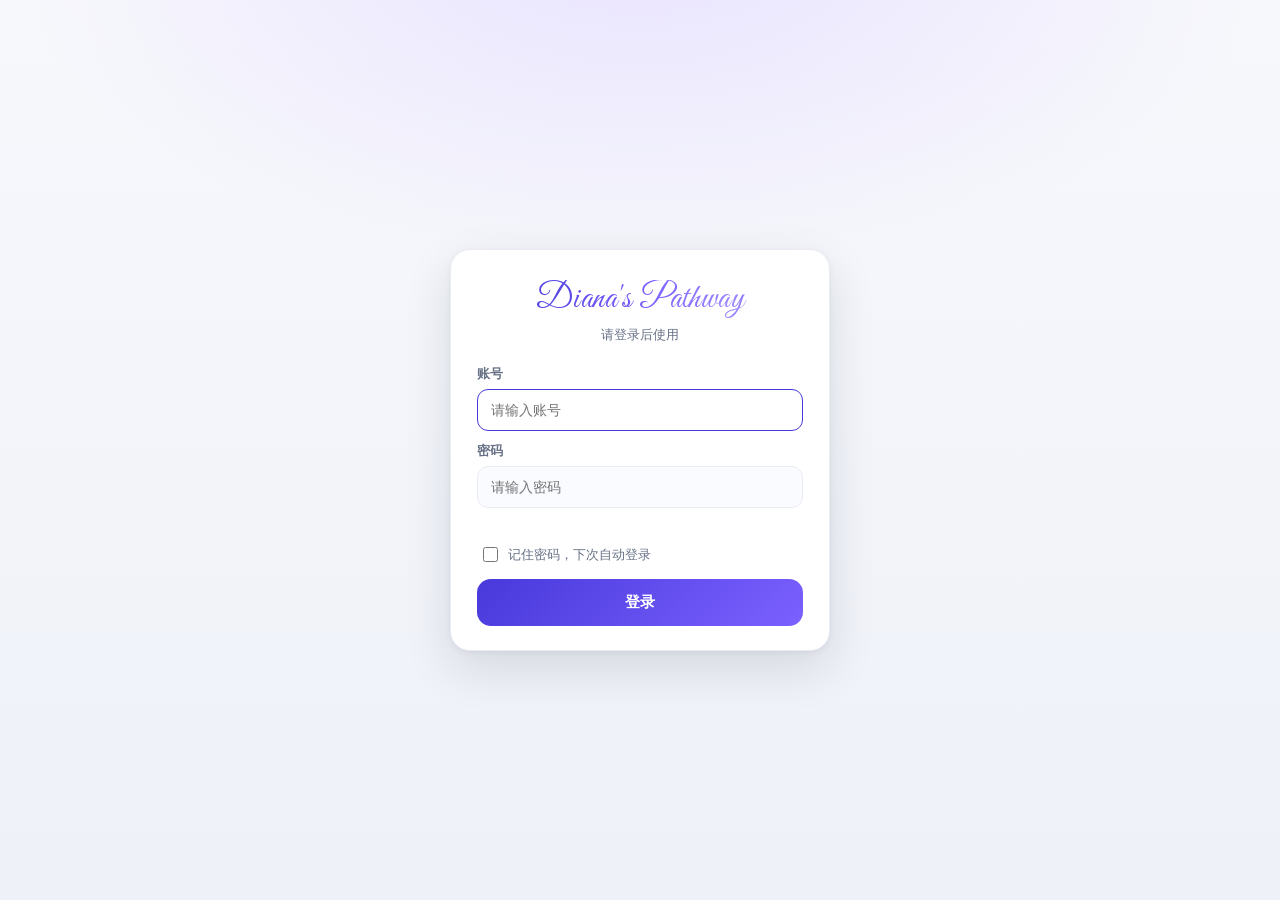
<file: index.html>
<!DOCTYPE html>
<html lang="zh-CN">
<head>
<meta charset="UTF-8" />
<meta name="viewport" content="width=device-width, initial-scale=1, viewport-fit=cover" />
<title>Diana's Pathway</title>
<link rel="stylesheet" href="styles.css" />
</head>
<body>
  <div class="app-shell">
    <header class="app-header">
      <div class="brand">
        <button class="header-icon-btn" data-action="toggle-sidebar" title="收起 / 展开导航">☰</button>
        <div class="brand-text">
          <strong>Diana's Pathway</strong>
        </div>
      </div>
      <div class="header-right" id="headerRight"></div>
    </header>

    <div class="app-body">
      <nav class="sidebar" id="tabbar">
        <button class="tab is-active" data-nav="dashboard">
          <svg viewBox="0 0 24 24" fill="none" stroke="currentColor" stroke-width="1.8" stroke-linecap="round" stroke-linejoin="round"><rect x="3" y="3" width="7.5" height="7.5" rx="2"/><rect x="13.5" y="3" width="7.5" height="7.5" rx="2"/><rect x="3" y="13.5" width="7.5" height="7.5" rx="2"/><rect x="13.5" y="13.5" width="7.5" height="7.5" rx="2"/></svg>
          <span>控制台</span>
        </button>
        <button class="tab" data-nav="schedule">
          <svg viewBox="0 0 24 24" fill="none" stroke="currentColor" stroke-width="1.8" stroke-linecap="round" stroke-linejoin="round"><rect x="3" y="4.5" width="18" height="16" rx="3"/><path d="M8 3v4M16 3v4M3 10h18"/></svg>
          <span>课表信息</span>
        </button>
        <button class="tab" data-nav="record">
          <svg viewBox="0 0 24 24" fill="none" stroke="currentColor" stroke-width="1.8" stroke-linecap="round" stroke-linejoin="round"><path d="M6 3h8l4.5 4.5V20a1 1 0 0 1-1 1H6a1 1 0 0 1-1-1V4a1 1 0 0 1 1-1Z"/><path d="M14 3v4.5h4.5M8.5 12.5h7M8.5 16.5h4.5"/></svg>
          <span>销课记录</span>
        </button>
        <button class="tab" data-nav="library">
          <svg viewBox="0 0 24 24" fill="none" stroke="currentColor" stroke-width="1.8" stroke-linecap="round" stroke-linejoin="round"><path d="M4 5.5A1.5 1.5 0 0 1 5.5 4H8a2 2 0 0 1 2 2v13a1.6 1.6 0 0 0-1.6-1.4H4V5.5Z"/><path d="M20 5.5A1.5 1.5 0 0 0 18.5 4H16a2 2 0 0 0-2 2v13a1.6 1.6 0 0 1 1.6-1.4H20V5.5Z"/></svg>
          <span>词库信息</span>
        </button>
        <button class="tab" data-action="toggle-supervise" data-nav-parent="supervise">
          <svg viewBox="0 0 24 24" fill="none" stroke="currentColor" stroke-width="1.8" stroke-linecap="round" stroke-linejoin="round"><path d="M12 3 3 7.5l9 4.5 9-4.5L12 3Z"/><path d="M6 10.2V15c0 1.7 2.7 3 6 3s6-1.3 6-3v-4.8"/></svg>
          <span>督学管理</span>
        </button>
        <div class="nav-sub" id="navSubSupervise">
          <button class="tab is-sub" data-nav="review">
            <svg viewBox="0 0 24 24" fill="none" stroke="currentColor" stroke-width="1.8" stroke-linecap="round" stroke-linejoin="round"><path d="M4 12a8 8 0 0 1 13.7-5.6L20 8.5"/><path d="M20 4.5v4h-4"/><path d="M20 12a8 8 0 0 1-13.7 5.6L4 15.5"/><path d="M4 19.5v-4h4"/></svg>
            <span>抗遗忘</span>
          </button>
        </div>
        <button class="tab" data-nav="students">
          <svg viewBox="0 0 24 24" fill="none" stroke="currentColor" stroke-width="1.8" stroke-linecap="round" stroke-linejoin="round"><circle cx="9" cy="8" r="3.4"/><path d="M2.8 20a6.2 6.2 0 0 1 12.4 0"/><path d="M16.5 5.4a3.4 3.4 0 0 1 0 6.6M17.6 20a6.3 6.3 0 0 0-1.6-4.2"/></svg>
          <span>学员管理</span>
        </button>
        <button class="tab" data-nav="coaches">
          <svg viewBox="0 0 24 24" fill="none" stroke="currentColor" stroke-width="1.8" stroke-linecap="round" stroke-linejoin="round"><circle cx="10" cy="8" r="3.4"/><path d="M3.5 20a6.5 6.5 0 0 1 13 0"/><path d="M16.6 11.4l1.9 1.9 3.4-3.4"/></svg>
          <span>教练管理</span>
        </button>
        <button class="tab" data-nav="me">
          <svg viewBox="0 0 24 24" fill="none" stroke="currentColor" stroke-width="1.8" stroke-linecap="round" stroke-linejoin="round"><circle cx="12" cy="8.5" r="3.6"/><path d="M4.8 20a7.2 7.2 0 0 1 14.4 0"/></svg>
          <span>用户信息</span>
        </button>
      </nav>
      <main class="view" id="view"></main>
    </div>
  </div>

  <div id="modalRoot"></div>
  <div id="toastRoot" class="toast-root"></div>
  <div id="printArea"></div>

  <script src="data-seed.js"></script>
  <script src="app.js"></script>
</body>
</html>
</file>
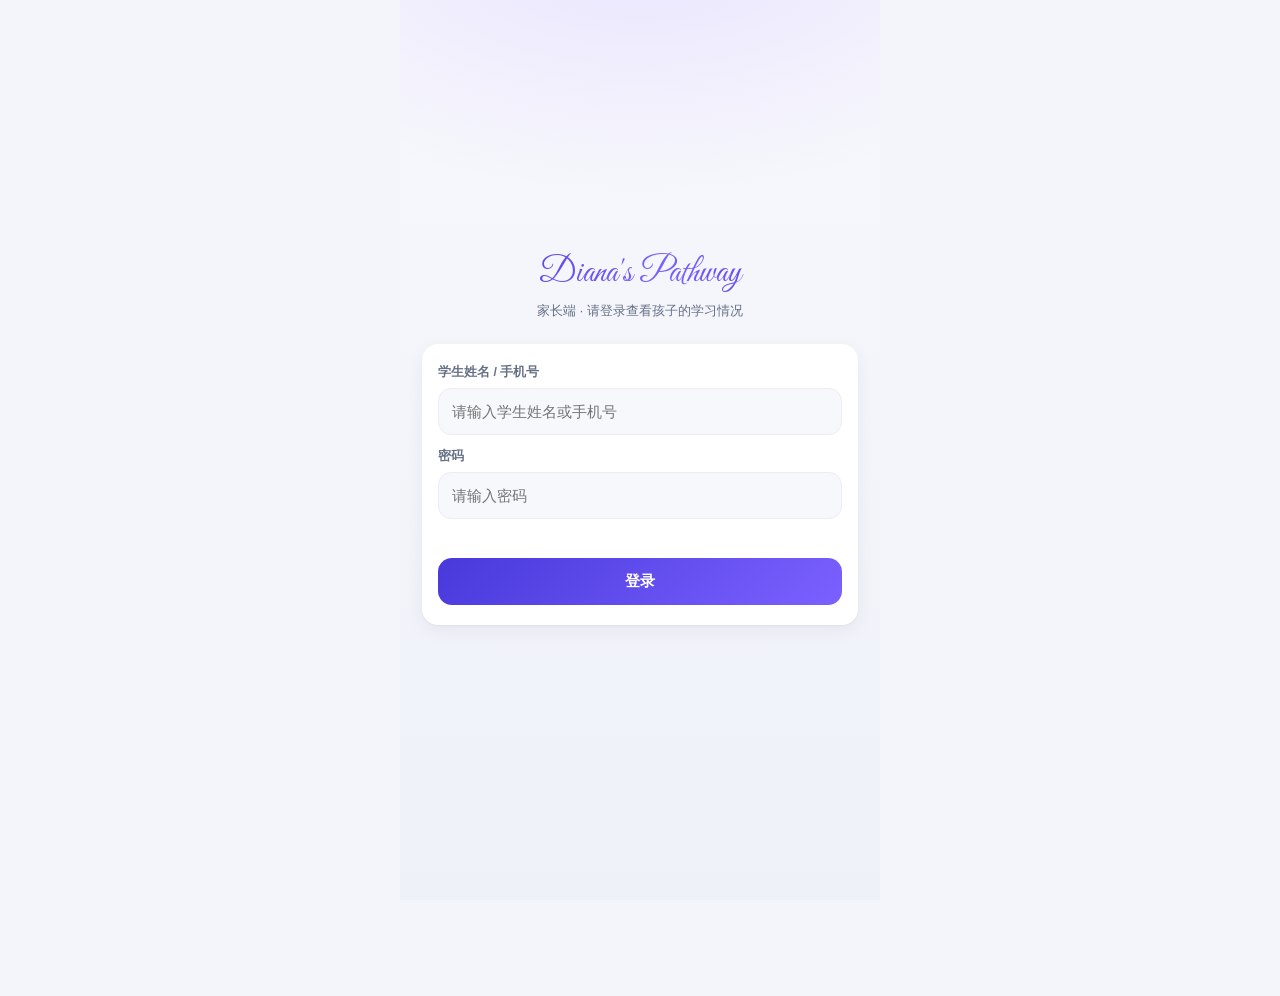
<file: parent.html>
<!DOCTYPE html>
<html lang="zh-CN">
<head>
<meta charset="UTF-8" />
<meta name="viewport" content="width=device-width, initial-scale=1, viewport-fit=cover, maximum-scale=1" />
<meta name="theme-color" content="#4839db" />
<title>家长端 · Diana's Pathway</title>
<link rel="stylesheet" href="parent.css" />
</head>
<body>
  <div class="app" id="app"></div>

  <nav class="tabbar" id="tabbar">
    <button data-tab="home">
      <svg viewBox="0 0 24 24" fill="none" stroke="currentColor" stroke-width="1.9" stroke-linecap="round" stroke-linejoin="round"><path d="M4 10.5 12 4l8 6.5V20a1 1 0 0 1-1 1h-4v-6H9v6H5a1 1 0 0 1-1-1v-9.5Z"/></svg>
      <span>首页</span>
    </button>
    <button data-tab="record">
      <svg viewBox="0 0 24 24" fill="none" stroke="currentColor" stroke-width="1.9" stroke-linecap="round" stroke-linejoin="round"><path d="M6 3h8l4.5 4.5V20a1 1 0 0 1-1 1H6a1 1 0 0 1-1-1V4a1 1 0 0 1 1-1Z"/><path d="M14 3v4.5h4.5M8.5 12.5h7M8.5 16.5h4.5"/></svg>
      <span>销课记录</span>
    </button>
    <button data-tab="me">
      <svg viewBox="0 0 24 24" fill="none" stroke="currentColor" stroke-width="1.9" stroke-linecap="round" stroke-linejoin="round"><circle cx="12" cy="8.5" r="3.6"/><path d="M4.8 20a7.2 7.2 0 0 1 14.4 0"/></svg>
      <span>个人中心</span>
    </button>
  </nav>

  <div id="toastRoot" class="toast-root"></div>
  <script src="parent.js"></script>
</body>
</html>
</file>
<file: styles.css>
/* ============ 基础 ============ */
/* 品牌手写体：随网页一起加载，避免有的电脑/平板没有同款字体 */
@font-face {
  font-family: "DP Brand";
  src: url("assets/great-vibes.woff2") format("woff2");
  font-style: normal;
  font-weight: 400;
  font-display: swap;
}
* { box-sizing: border-box; -webkit-tap-highlight-color: transparent; }
:root {
  --brand: #4839db;
  --brand-2: #7b61ff;
  --brand-soft: #ece9ff;
  --bg: #f6f7fb;
  --card: #ffffff;
  --text: #101828;
  --muted: #667085;
  --line: #e9ecf3;
  --line-soft: #f1f3f8;
  --ok: #12b76a;
  --ok-soft: #e6f8ef;
  --bad: #f04438;
  --bad-soft: #fdecea;
  --warn: #f79009;
  --shadow: 0 1px 2px rgba(16, 24, 40, .04), 0 4px 14px rgba(16, 24, 40, .04);
  --radius: 12px;
  --font-cn-serif: "Songti SC", "STSong", "SimSun", "Noto Serif SC", serif;
  --font-phonetic: "Times New Roman", "Liberation Serif", "Noto Serif", Times, serif;
}
html, body { margin: 0; padding: 0; height: 100%; }
body {
  font-family: -apple-system, BlinkMacSystemFont, "PingFang SC", "Microsoft YaHei", "Segoe UI", Roboto, sans-serif;
  color: var(--text);
  background: var(--bg);
}

/* ============ 页面外壳（网页端） ============ */
.app-shell { height: 100vh; display: flex; flex-direction: column; background: var(--bg); }
.app-body { flex: 1; min-height: 0; display: flex; }

/* ============ 顶栏 ============ */
.app-header {
  flex: none;
  height: 64px;
  display: flex;
  align-items: center;
  justify-content: space-between;
  gap: 14px;
  padding: 0 clamp(16px, 3vw, 32px);
  color: #fff;
  background: linear-gradient(110deg, #3b2ec0 0%, var(--brand) 42%, var(--brand-2) 100%);
  box-shadow: 0 1px 0 rgba(255, 255, 255, .08) inset, 0 6px 20px rgba(72, 57, 219, .22);
  z-index: 20;
}
.header-right { display: flex; align-items: center; gap: 14px; }
.header-user { font-size: 13px; opacity: .92; }
.header-icon-btn {
  flex: none; width: 34px; height: 34px; border-radius: 10px; cursor: pointer;
  border: 1px solid rgba(255, 255, 255, .32);
  background: rgba(255, 255, 255, .16);
  color: #fff; font-size: 15px; line-height: 1; display: grid; place-items: center;
}
.header-icon-btn:hover { background: rgba(255, 255, 255, .26); }
.brand { display: flex; align-items: center; gap: 10px; min-width: 0; }
.brand-logo {
  width: 36px; height: 36px; border-radius: 11px;
  display: grid; place-items: center;
  background: rgba(255, 255, 255, .18);
  border: 1px solid rgba(255, 255, 255, .28);
  font-weight: 700; font-size: 18px;
}
.brand-text { display: flex; align-items: baseline; gap: 10px; min-width: 0; }
.brand-text strong {
  font-family: "DP Brand", "Snell Roundhand", "Apple Chancery", "Segoe Script", "Brush Script MT", Georgia, "Songti SC", serif;
  font-size: 27px; font-weight: 400; letter-spacing: .3px; line-height: 1.1;
  background: linear-gradient(94deg, #ffffff 6%, #ffe6ae 48%, #fff7e3 70%, #ffffff 96%);
  -webkit-background-clip: text; background-clip: text;
  -webkit-text-fill-color: transparent; color: transparent;
  filter: drop-shadow(0 1px 2px rgba(28, 16, 92, .32));
  white-space: nowrap;
}
.brand-text small { font-size: 11.5px; opacity: .82; white-space: nowrap; }
.header-btn {
  flex: none;
  border: 1px solid rgba(255, 255, 255, .35);
  background: rgba(255, 255, 255, .16);
  color: #fff;
  font-size: 13px;
  padding: 8px 13px;
  border-radius: 999px;
  cursor: pointer;
}
.header-btn:active { transform: scale(.96); }

/* ============ 内容区 ============ */
.view { flex: 1; min-width: 0; overflow-y: auto; padding: 22px clamp(16px, 3vw, 36px) 48px; }
.view > * { max-width: 1180px; margin-left: auto; margin-right: auto; }
.view > .narrow { max-width: 660px; }
.view > .sched-page { max-width: 980px; }

/* ============ 页面头（标题 / 说明 / 主操作） ============ */
.page-head {
  display: flex; align-items: flex-end; justify-content: space-between; gap: 18px;
  padding-bottom: 14px; margin-bottom: 18px; border-bottom: 1px solid var(--line);
}
.page-head .ph-main { min-width: 0; }
.page-head h1 {
  margin: 0; font-size: 21px; font-weight: 700; letter-spacing: -.015em; color: var(--text);
  display: flex; align-items: center; gap: 9px;
}
.page-head h1::before {
  content: ""; width: 4px; height: 18px; border-radius: 2px;
  background: linear-gradient(180deg, var(--brand), var(--brand-2));
}
.page-head p { margin: 6px 0 0 13px; font-size: 13px; color: var(--muted); line-height: 1.6; }
.ph-actions { display: flex; gap: 8px; flex: none; }

/* 桌面端多列卡片 */
.cards { display: grid; grid-template-columns: repeat(auto-fill, minmax(330px, 1fr)); gap: 12px; align-items: start; }
.cards > .card + .card { margin-top: 0; }
.cards > .card { margin-top: 0 !important; }
.narrow { width: 100%; }

.section-title {
  display: flex; align-items: center; justify-content: space-between;
  margin: 16px 2px 9px; font-size: 13.5px; color: var(--muted); font-weight: 600;
}
.section-title:first-child { margin-top: 2px; }
.section-title .link { color: var(--brand); font-weight: 600; cursor: pointer; }

/* ============ 卡片 ============ */
/* 控制台 KPI 行 */
.kpi-row { display: grid; grid-template-columns: repeat(3, 1fr); gap: 16px; margin-bottom: 14px; }
.kpi {
  position: relative; overflow: hidden; background: #fff; cursor: default;
  border: 1px solid #eef0f6; border-radius: 16px; padding: 20px 22px;
  box-shadow: 0 1px 2px rgba(16, 24, 40, .04), 0 8px 24px rgba(16, 24, 40, .05);
  transition: .16s;
}
.kpi[data-action] { cursor: pointer; }
.kpi[data-action]:hover { border-color: #dcd8fb; box-shadow: 0 10px 30px rgba(72, 57, 219, .13); transform: translateY(-1px); }
.kpi::before {
  content: ""; position: absolute; left: 0; top: 0; bottom: 0; width: 3px;
  background: linear-gradient(180deg, var(--brand), var(--brand-2));
}
.kpi-head { display: flex; align-items: center; justify-content: space-between; gap: 10px; }
.kpi-label { font-size: 12.5px; color: #667085; font-weight: 600; letter-spacing: .02em; }
.kpi-ico {
  width: 34px; height: 34px; border-radius: 10px; flex: none;
  background: var(--brand-soft); color: var(--brand); display: grid; place-items: center;
}
.kpi-ico svg { width: 19px; height: 19px; }
.kpi-value { margin-top: 10px; font-size: 34px; font-weight: 800; letter-spacing: -.02em; color: #101828; line-height: 1.1; }
.kpi-value small { font-size: 13px; font-weight: 600; color: #98a2b3; margin-left: 4px; }
.kpi-sub { margin-top: 6px; font-size: 12px; color: #98a2b3; }

.mini-stats {
  display: flex; flex-wrap: wrap; gap: 22px;
  font-size: 12.5px; color: #667085; margin: 0 2px 18px;
}
.mini-stats b { color: #101828; font-size: 14px; }

/* 排课表格 */
.tbl {
  border: 1px solid #eef0f6; border-radius: 16px; background: #fff;
  box-shadow: 0 1px 2px rgba(16, 24, 40, .04), 0 8px 24px rgba(16, 24, 40, .05);
}
.tbl-head, .tbl-row {
  display: grid; align-items: center;
  grid-template-columns: 72px 122px minmax(120px, 1fr) 150px minmax(160px, 1.2fr) 150px;
}
.tbl-head {
  position: sticky; top: 0; z-index: 3;
  background: #fafbff; border-bottom: 1px solid #eef0f6;
  border-radius: 16px 16px 0 0;
  font-size: 12.5px; font-weight: 700; color: #667085;
}
.tbl-head > div, .tbl-row > div { padding: 12px 16px; }
.tbl-row { border-bottom: 1px solid #f2f4f7; font-size: 13.5px; color: #1e2130; }
.tbl-row:last-child { border-bottom: none; }
.tbl-row:hover { background: #fafbff; }
.tbl-row .c-idx { color: #98a2b3; font-variant-numeric: tabular-nums; }
.tbl-row .c-stu { display: flex; align-items: center; gap: 8px; font-weight: 600; }
.tbl-row .c-stu .avatar { width: 24px; height: 24px; font-size: 12px; }
.tbl-row .c-time { font-variant-numeric: tabular-nums; color: #475467; }
.tbl-row .c-time .tag { margin-left: 6px; }
.tbl-row .c-coach { display: flex; align-items: center; gap: 8px; font-weight: 600; }
.tbl-row .c-coach .avatar { width: 24px; height: 24px; font-size: 12px; }
.tbl-row .c-coach .badge { margin-left: 4px; }
.tbl-row .c-ops { display: flex; gap: 6px; }
.tbl-row .c-ops .btn { padding: 5px 11px; font-size: 12.5px; }

/* ============ 销课记录表格（真正的 table，列宽全表统一） ============ */
.lib-search { display: grid; grid-template-columns: minmax(180px, 1.5fr) repeat(3, minmax(120px, 1fr)); gap: 8px; }
.lib-search.lib-search-3 { grid-template-columns: repeat(3, minmax(100px, 1fr)); }
@media (max-width: 720px) {
  .lib-search { grid-template-columns: 1fr 1fr; }
  .lib-search.lib-search-3 { grid-template-columns: 1fr; }
}
.rec-scroll, .data-scroll { overflow-x: auto; -webkit-overflow-scrolling: touch; max-width: 100%; }
.rec-table, .data-table {
  border-collapse: separate; border-spacing: 0;
  width: max-content; min-width: 100%;
  background: #fff; border: 1px solid #eef0f6; border-radius: 16px;
  box-shadow: 0 1px 2px rgba(16, 24, 40, .04), 0 8px 24px rgba(16, 24, 40, .05);
}
.rec-table th, .rec-table td, .data-table th, .data-table td {
  padding: 12px 16px; text-align: left; white-space: nowrap; vertical-align: middle;
}
.rec-table thead th, .data-table thead th {
  position: sticky; top: 0; z-index: 3; background: #fafbff;
  font-size: 12.5px; font-weight: 700; color: #667085;
  border-bottom: 1px solid #eef0f6;
}
.rec-table tbody td, .data-table tbody td { font-size: 13.5px; color: #1e2130; border-bottom: 1px solid #f2f4f7; }
.rec-table tbody tr:last-child td, .data-table tbody tr:last-child td { border-bottom: none; }
.rec-table tbody tr:hover td, .data-table tbody tr:hover td { background: #fafbff; }
.rec-table td.c-idx, .data-table td.c-idx { color: #98a2b3; font-variant-numeric: tabular-nums; }
.rec-table td.c-ops .btn, .data-table td.c-ops .btn { padding: 5px 11px; font-size: 12.5px; }
/* 「操作」列吸在右侧 */
.rec-table th:last-child, .rec-table td:last-child, .data-table th:last-child, .data-table td:last-child {
  position: sticky; right: 0; z-index: 2; background: #fff;
  box-shadow: -8px 0 12px -8px rgba(16, 24, 40, .18);
}
.rec-table thead th:last-child, .data-table thead th:last-child { background: #fafbff; z-index: 4; }
.rec-table tbody tr:hover td:last-child, .data-table tbody tr:hover td:last-child { background: #fafbff; }
}

.card {
  background: var(--card);
  border-radius: var(--radius);
  box-shadow: var(--shadow);
  padding: 14px;
}
.card + .card { margin-top: 10px; }

/* ============ 日期条 ============ */
.weekbar {
  display: flex; align-items: center; justify-content: space-between;
  margin-bottom: 10px;
}
.weekbar .month { font-size: 15px; font-weight: 700; }
.weekbar .nav { display: flex; gap: 6px; }
.weekbar .nav button {
  width: 34px; height: 34px; border-radius: 10px; border: 1px solid var(--line);
  background: #fff; box-shadow: var(--shadow); color: var(--muted);
  font-size: 17px; cursor: pointer; transition: .16s;
}
.weekbar .nav button:hover { color: var(--brand); border-color: #dcd8fb; }
.weekbar .nav button:active { transform: scale(.94); }
.days-wrap {
  position: relative; background: #eceef6; border-radius: 20px; padding: 7px;
  box-shadow: inset 0 1px 2px rgba(16, 24, 40, .05);
}
.days { position: relative; display: grid; grid-template-columns: repeat(7, 1fr); }
.days .pill {
  position: absolute; top: 0; bottom: 0; width: calc(100% / 7);
  left: calc(var(--di, 0) * (100% / 7));
  background: linear-gradient(140deg, var(--brand), var(--brand-2));
  border-radius: 15px;
  box-shadow: 0 8px 20px rgba(72, 57, 219, .32);
  transition: left .36s cubic-bezier(.34, 1.35, .5, 1);
}
.day {
  position: relative; z-index: 1; border: none; background: transparent; cursor: pointer;
  padding: 15px 2px 14px; border-radius: 15px;
  display: flex; flex-direction: column; align-items: center; gap: 6px;
  transition: transform .16s ease;
}
.day:active { transform: scale(.94); }
.day .dw { font-size: 12.5px; font-weight: 600; color: var(--muted); transition: color .18s; }
.day .dd { font-size: 21px; font-weight: 800; color: #344054; letter-spacing: -.01em; transition: color .18s, transform .2s; }
.day:hover:not(.is-active) .dd { transform: translateY(-2px); color: var(--brand); }
.day.is-today:not(.is-active) .dd { color: var(--brand-2); }
.day.is-today:not(.is-active) { box-shadow: inset 0 0 0 1.5px rgba(123, 97, 255, .45); }
.day.is-active .dw, .day.is-active .dd { color: #fff; }
.day .dot {
  width: 5px; height: 5px; border-radius: 50%; background: var(--brand-2);
  opacity: 0; transform: scale(.4); transition: .22s;
}
.day.has-class .dot { opacity: 1; transform: scale(1); }
.day.is-active .dot { background: #fff; }

/* 课表列表：和控制台上方卡片同款，自动铺满 */
.sched-grid { display: grid; grid-template-columns: repeat(auto-fill, minmax(320px, 1fr)); gap: 16px; }
.sched-item { animation: schedIn .32s cubic-bezier(.4, 0, .2, 1) both; }
@keyframes schedIn { from { opacity: 0; transform: translateY(10px); } }
.sched-item .card {
  position: relative; overflow: hidden; margin-top: 0 !important;
  border: 1px solid #eef0f6; border-radius: 16px; padding: 16px 20px;
  box-shadow: 0 1px 2px rgba(16, 24, 40, .04), 0 8px 24px rgba(16, 24, 40, .05);
}
.sched-item .card::before {
  content: ""; position: absolute; left: 0; top: 0; bottom: 0; width: 3px;
  background: linear-gradient(180deg, var(--brand), var(--brand-2));
}

/* ============ 学科标签 ============ */
.subjects { display: flex; gap: 8px; overflow-x: auto; padding: 2px; margin: 14px 0 4px; }
.subjects::-webkit-scrollbar { height: 0; }
.subj {
  flex: none; border: none; cursor: pointer;
  background: #fff; color: var(--muted); font-size: 13px; font-weight: 600;
  padding: 8px 15px; border-radius: 999px; box-shadow: var(--shadow);
}
.subj.is-active { background: linear-gradient(135deg, var(--brand), var(--brand-2)); color: #fff; }

/* ============ 课表项 ============ */
.sched-card { display: flex; flex-direction: column; gap: 12px; }
.sc-top { display: flex; align-items: center; justify-content: space-between; gap: 14px; }
.sc-time { display: flex; align-items: center; gap: 6px; flex-wrap: wrap; }
.sc-time b { font-size: 15px; font-weight: 700; color: #101828; transition: color .18s; }
.sc-time em { font-style: normal; font-size: 11px; color: var(--muted); font-weight: 600; }
.sc-clock { width: 15px; height: 15px; flex: none; color: var(--brand); }
.sc-actions { display: flex; align-items: center; gap: 8px; flex: none; }
.sc-actions .btn { padding: 7px 14px; font-size: 12.5px; white-space: nowrap; }
.sc-bottom { display: flex; align-items: center; gap: 8px; flex-wrap: wrap; }
.sc-stu { font-size: 16px; font-weight: 700; color: #101828; }
.sc-pill {
  font-size: 11.5px; font-weight: 600; padding: 3px 8px; border-radius: 7px;
  background: var(--brand-soft); color: var(--brand);
}
.sc-coach { font-size: 12.5px; color: var(--muted); }
.class-card { display: flex; gap: 10px; align-items: stretch; width: 100%; }
.class-main { flex: 1; min-width: 0; display: flex; flex-direction: column; align-items: center; justify-content: center; }
.class-main .who { display: flex; align-items: center; justify-content: center; gap: 7px; font-weight: 700; font-size: 15px; }
.avatar {
  width: 24px; height: 24px; border-radius: 50%; flex: none;
  display: grid; place-items: center; font-size: 12px; font-weight: 700; color: #fff;
  background: linear-gradient(135deg, var(--brand), var(--brand-2));
}
.class-main .meta { margin-top: 5px; display: flex; flex-wrap: wrap; gap: 6px; }
.class-main .who .badge { margin-left: 4px; }
.sched-item .card {
  border: 1px solid transparent;
  transition: transform .18s cubic-bezier(.4, 0, .2, 1), box-shadow .18s, border-color .18s, background .18s;
}
.sched-item .card:hover {
  transform: translateY(-2px);
  border-color: #e3dfff;
  box-shadow: 0 10px 26px rgba(72, 57, 219, .12);
}
.sched-item .card:hover .cc-time b { color: var(--brand); }
.class-actions .btn { transition: transform .12s ease, box-shadow .18s; }
.class-actions .btn:active { transform: scale(.95); }
.tag {
  font-size: 11.5px; padding: 3px 8px; border-radius: 7px;
  background: var(--brand-soft); color: var(--brand); font-weight: 600;
}
.tag.gray { background: #f1f2f6; color: var(--muted); }
.class-actions { display: flex; flex-direction: column; gap: 6px; justify-content: center; flex: none; }
.class-actions .btn { padding: 7px 14px; font-size: 12.5px; white-space: nowrap; }

/* ============ 状态徽标 ============ */
.badge { font-size: 11.5px; font-weight: 700; padding: 4px 9px; border-radius: 999px; }
.badge.wait { background: #fff5e6; color: var(--warn); }
.badge.done { background: var(--ok-soft); color: var(--ok); }
.badge.live { background: var(--bad-soft); color: var(--bad); }
/* 内测教练：淡紫底，和顶栏/分组标签同一套品牌色 */
.badge.beta { background: var(--brand-soft); color: var(--brand); margin-right: 2px; }
/* 内测标签单独占一格，保证后面的名字始终对齐 */
.co-name { display: flex; align-items: center; gap: 6px; }
.beta-slot { width: 40px; flex: none; display: flex; align-items: center; }
.data-table td:nth-child(2) { max-width: 280px; }
.data-table td:nth-child(2) .co-name { max-width: 240px; min-width: 0; }
.data-table td:nth-child(2) .co-name b {
  min-width: 0; flex: 1 1 auto; white-space: normal;
  overflow-wrap: anywhere; word-break: break-word;
}

/* ============ 按钮 ============ */
.btn {
  border: none; cursor: pointer; border-radius: 11px;
  font-size: 13.5px; font-weight: 600; padding: 9px 14px;
  background: #f1f2f6; color: var(--text); transition: .15s;
}
.btn:active { transform: scale(.97); }
.btn-primary { background: linear-gradient(135deg, var(--brand), var(--brand-2)); color: #fff; }
.btn-ghost { background: #fff; color: var(--muted); box-shadow: var(--shadow); }
.btn-danger { background: linear-gradient(135deg, #e23c31, #f2564b); color: #fff; box-shadow: 0 4px 14px rgba(240, 68, 56, .28); }
.btn-block { display: block; width: 100%; padding: 13px; font-size: 15px; border-radius: 14px; }
.btn[disabled] { opacity: .5; cursor: not-allowed; }

/* ============ 空状态 ============ */
.empty { text-align: center; color: var(--muted); font-size: 13.5px; padding: 26px 10px; }

/* ============ 答题 ============ */
.quiz-top { display: flex; align-items: center; justify-content: space-between; font-size: 12.5px; color: var(--muted); }
.quiz-top .stop { color: var(--bad); font-weight: 600; cursor: pointer; }
.timer-bar { height: 6px; border-radius: 999px; background: #e9eaf2; overflow: hidden; margin: 9px 0 14px; }
.timer-bar > i { display: block; height: 100%; width: 100%; border-radius: 999px; background: linear-gradient(90deg, var(--brand), var(--brand-2)); transition: width .2s linear; }

.word-card {
  background: linear-gradient(150deg, #fff, #f3f1ff);
  border-radius: 20px; padding: 30px 16px; text-align: center;
  box-shadow: var(--shadow);
}
.word-card .word { font-size: 40px; font-weight: 800; letter-spacing: .5px; color: var(--brand); }
.word-card .word-sub { margin-top: 8px; font-size: 12.5px; color: var(--muted); }
.word-card .countdown { margin-top: 12px; font-size: 13px; font-weight: 700; color: var(--warn); }

.options { display: flex; flex-direction: column; gap: 9px; margin-top: 14px; }
.option {
  border: 1.5px solid var(--line); background: #fff; cursor: pointer;
  border-radius: 13px; padding: 14px 15px; text-align: left;
  font-family: var(--font-cn-serif);
  font-size: 16.5px; line-height: 1.55; font-weight: 600;
  color: var(--text); box-shadow: var(--shadow);
  transition: .12s; position: relative;
}
.option:active { transform: scale(.985); }
.option.is-correct { background: var(--ok-soft); border-color: var(--ok); color: var(--ok); font-weight: 700; }
.option.is-wrong { background: var(--bad-soft); border-color: var(--bad); color: var(--bad); font-weight: 700; }
.option[disabled] { cursor: default; }
.feedback {
  font-family: var(--font-cn-serif);
  text-align: center; font-size: 15.5px; font-weight: 700;
  margin-top: 12px; min-height: 18px;
}
.feedback.ok { color: var(--ok); }
.feedback.no { color: var(--bad); }

/* ============ 结果 ============ */
.result-hero { text-align: center; padding: 6px 0 2px; }
.ring {
  width: 132px; height: 132px; border-radius: 50%; margin: 6px auto 10px;
  display: grid; place-items: center; position: relative;
}
.ring::after {
  content: ""; position: absolute; inset: 11px; border-radius: 50%; background: var(--bg);
}
.ring .val { position: relative; z-index: 1; text-align: center; }
.ring .val b { font-size: 30px; }
.ring .val span { display: block; font-size: 12px; color: var(--muted); }
.stat-grid { display: grid; grid-template-columns: repeat(3, 1fr); gap: 9px; margin-top: 12px; }
.stat { background: #fff; border-radius: 14px; box-shadow: var(--shadow); padding: 12px 8px; text-align: center; }
.stat b { display: block; font-size: 19px; }
.stat span { font-size: 11.5px; color: var(--muted); }
.stat.ok b { color: var(--ok); }
.stat.bad b { color: var(--bad); }

/* ============ 列表 ============ */
.list-item { display: flex; align-items: center; gap: 10px; padding: 11px 0; border-bottom: 1px solid var(--line); }
.list-item:last-child { border-bottom: none; }
.list-item .li-main { flex: 1; min-width: 0; }
.list-item .li-main b { font-size: 14.5px; }
.list-item .li-main small { display: block; color: var(--muted); font-size: 12px; margin-top: 3px; }
.li-h { font-size: 13px; font-weight: 700; color: var(--brand); white-space: nowrap; }
.li-h.zero { color: var(--muted); }

/* ============ 单词条 ============ */
.word-row { display: flex; align-items: center; gap: 10px; padding: 10px 0; border-bottom: 1px solid var(--line); }
.word-row:last-child { border-bottom: none; }
.word-row .en { font-weight: 700; font-size: 15px; min-width: 96px; }
.word-row .cn {
  font-family: var(--font-cn-serif);
  color: var(--muted); font-size: 15.5px; font-weight: 600; flex: 1;
}
.word-row .ph {
  font-family: var(--font-phonetic);
  font-size: 14px; font-style: normal; font-weight: 400;
  margin-right: 8px; color: var(--muted);
}
.word-row .rm { border: none; background: transparent; color: var(--muted); cursor: pointer; font-size: 13px; }
/* 词条行右侧的「改 / 删」 */
.cw-row .cw-ops { display: flex; gap: 6px; flex: none; }
.cw-row .cw-ops .btn { padding: 4px 10px; font-size: 12.5px; }
/* 词库信息：按教材版本分组的吸顶标签 */
.lib-group-head {
  position: sticky; top: 0; z-index: 3;
  display: flex; align-items: center; justify-content: space-between; gap: 10px;
  margin: 16px 0 8px; padding: 9px 14px;
  background: linear-gradient(110deg, #3b2ec0 0%, var(--brand) 42%, var(--brand-2) 100%);
  color: #fff;
  font-size: 14px; font-weight: 800; letter-spacing: .3px;
  border-radius: 8px;
  box-shadow: 0 4px 14px rgba(72, 57, 219, .24);
  border-bottom: none;
}
.lib-group-head:first-child { margin-top: 6px; }
.lib-group-head em {
  font-style: normal; font-weight: 700; font-size: 12.5px; color: #fff;
  background: rgba(255, 255, 255, .22); padding: 3px 10px; border-radius: 999px;
}
.lib-group-head span { display: flex; align-items: center; gap: 8px; }
.lib-group-head span::before {
  content: ""; width: 4px; height: 15px; border-radius: 2px;
  background: rgba(255, 255, 255, .85); display: block;
}
/* 词库「开通」弹窗里的学员勾选列表 */
.grant-list { max-height: 46vh; overflow-y: auto; border: 1px solid var(--line); border-radius: 12px; }
.grant-row {
  display: flex; align-items: center; gap: 9px; padding: 10px 12px;
  font-size: 13.5px; border-bottom: 1px solid var(--line-soft); cursor: pointer;
}
.grant-row:last-child { border-bottom: none; }
.grant-row input { width: 17px; height: 17px; accent-color: var(--brand); flex: none; }
.grant-row span { flex: 1; min-width: 0; }
.grant-row em { font-style: normal; font-size: 12px; color: var(--muted); }
/* 上课中误点导航后，右下角常驻「继续上课」 */
.resume-lesson {
  position: fixed; right: 22px; bottom: 22px; z-index: 40;
  padding: 12px 20px; border: none; border-radius: 999px; cursor: pointer;
  font-size: 14px; font-weight: 700; color: #fff;
  background: linear-gradient(135deg, #3b2ec0, var(--brand) 45%, var(--brand-2));
  box-shadow: 0 10px 24px rgba(72, 57, 219, .35);
  animation: pop .18s ease-out;
}
.resume-lesson:hover { filter: brightness(1.06); }
@media (max-width: 720px) { .resume-lesson { right: 14px; bottom: 16px; padding: 11px 17px; } }

/* ============ 弹窗 ============ */
.modal-backdrop {
  position: fixed; inset: 0; z-index: 50;
  background: rgba(16, 17, 32, .5);
  display: flex; align-items: center; justify-content: center; padding: 20px;
  backdrop-filter: blur(3px);
}
.modal {
  width: 100%; max-width: 380px; background: #fff; border-radius: 20px;
  box-shadow: 0 24px 60px rgba(0, 0, 0, .35);
  /* 小屏手机 / 键盘弹起时，表单再长也能上下滑动，不会把「保存」挡在屏幕外 */
  max-height: calc(100vh - 32px); max-height: calc(100dvh - 32px);
  overflow-y: auto; -webkit-overflow-scrolling: touch; overscroll-behavior: contain;
  animation: pop .18s ease-out;
}
@keyframes pop { from { transform: translateY(10px) scale(.97); opacity: 0; } }
.modal-head { padding: 16px 18px 12px; font-weight: 700; font-size: 16px; display: flex; justify-content: space-between; align-items: center; gap: 10px; overflow-wrap: anywhere; }
.modal-head .x { cursor: pointer; color: var(--muted); font-size: 20px; line-height: 1; flex: none; }
.modal-body { padding: 0 18px 6px; max-height: 54vh; overflow-y: auto; }
.modal-foot { padding: 14px 18px 18px; display: flex; gap: 10px; }
.modal-foot .btn { flex: 1; padding: 12px; }

.field { margin-bottom: 12px; }
.field label { display: block; font-size: 12.5px; color: var(--muted); margin-bottom: 6px; font-weight: 600; }
.field input, .field select {
  width: 100%; padding: 11px 12px; border-radius: 11px;
  border: 1.5px solid var(--line); background: #fafbff; font-size: 14px; color: var(--text);
  font-family: inherit;
}
.field input:focus, .field select:focus { outline: none; border-color: var(--brand); background: #fff; }
.field select:disabled {
  color: #596174; background: #f4f5f8;
  cursor: not-allowed; opacity: 1;
}
.field-hint { display: block; margin-top: 5px; font-size: 11.5px; color: var(--muted); }
.seg { display: flex; gap: 7px; }
.seg button {
  flex: 1; border: 1.5px solid var(--line); background: #fff; border-radius: 11px;
  padding: 9px 4px; font-size: 13px; cursor: pointer; color: var(--muted); font-weight: 600;
}
.seg button.is-active { border-color: var(--brand); background: var(--brand-soft); color: var(--brand); }

/* 休息计时 */
.break-timer { text-align: center; padding: 10px 0 4px; }
.break-timer .big { font-size: 46px; font-weight: 800; letter-spacing: 1px; color: var(--brand); }
.break-timer p { color: var(--muted); font-size: 13px; margin: 6px 0 0; }

/* ============ Toast ============ */
.toast-root { position: fixed; left: 50%; bottom: 40px; transform: translateX(-50%); z-index: 99; display: flex; flex-direction: column; gap: 8px; align-items: center; pointer-events: none; }
.toast {
  background: rgba(24, 26, 42, .94); color: #fff; font-size: 13.5px;
  padding: 10px 16px; border-radius: 999px; box-shadow: 0 10px 30px rgba(0, 0, 0, .3);
  animation: pop .16s ease-out;
}

/* ============ 左侧导航 ============ */
.sidebar {
  flex: none; width: 196px; background: #fff; border-right: 1px solid var(--line);
  display: flex; flex-direction: column; gap: 2px; padding: 14px 10px;
  transition: width .18s ease, padding .18s ease;
}
.sidebar .tab {
  border: none; background: transparent; cursor: pointer; color: var(--muted);
  display: flex; flex-direction: row; align-items: center; gap: 10px;
  font-size: 15.5px; font-weight: 600; padding: 15px 12px; border-radius: 9px;
  text-align: left; transition: .14s; font-family: inherit; position: relative;
}
.sidebar .tab svg { width: 19px; height: 19px; flex: none; }
.sidebar .tab.has-active { color: var(--text); }
.sidebar .tab.is-open { color: var(--text); }
.nav-sub {
  display: flex; flex-direction: column; gap: 2px;
  padding-left: 12px; overflow: hidden;
  max-height: 0; opacity: 0;
  transition: max-height .26s cubic-bezier(.4, 0, .2, 1), opacity .2s ease;
}
.nav-sub.is-open { max-height: 96px; opacity: 1; }
.sidebar .tab.is-sub { font-size: 13.5px; padding: 11px 12px; }
.sidebar .tab.is-sub svg { width: 16px; height: 16px; }
.sidebar .tab.is-sub::before {
  content: ""; position: absolute; left: -8px; top: 50%; width: 4px; height: 4px;
  margin-top: -2px; border-radius: 50%; background: #cfd4e0;
}
.sidebar .tab.is-sub.is-active::before { background: var(--brand); }
.sidebar .tab:hover { background: var(--line-soft); color: var(--text); }
.sidebar .tab.is-active { background: #f1efff; color: var(--brand); }
.sidebar .tab.is-active::before {
  content: ""; position: absolute; left: 0; top: 8px; bottom: 8px; width: 3px;
  border-radius: 0 3px 3px 0; background: linear-gradient(180deg, var(--brand), var(--brand-2));
}

/* 收起状态（点顶栏 ☰ 切换） */
.app-body.is-collapsed .sidebar { width: 68px; padding: 14px 9px; }
.app-body.is-collapsed .sidebar .tab { justify-content: center; padding: 12px 0; }
.app-body.is-collapsed .nav-sub { padding-left: 0; }
.app-body.is-collapsed .sidebar .tab.is-sub::before { display: none; }
.app-body.is-collapsed .sidebar .tab span { display: none; }

/* ============ 学员卡片 ============ */
.stu-head { display: flex; align-items: center; gap: 10px; }
.stu-head .avatar { width: 34px; height: 34px; font-size: 14px; }
.stu-head b { font-size: 15px; flex: 1; }
.stu-info { color: var(--muted); font-size: 12.5px; margin: 9px 0 11px; }
.stu-actions { display: flex; flex-wrap: wrap; gap: 6px; }
.stu-actions .btn { padding: 6px 11px; font-size: 12.5px; }

.input {
  width: 100%; padding: 11px 12px; border-radius: 11px;
  border: 1.5px solid var(--line); background: #fafbff;
  font-size: 14px; color: var(--text); font-family: inherit;
}
.input:focus { outline: none; border-color: var(--brand); background: #fff; }
textarea.input { resize: vertical; line-height: 1.7; font-family: inherit; }

.kv { display: flex; padding: 9px 0; border-bottom: 1px solid var(--line); font-size: 13.5px; }
.kv:last-child { border-bottom: none; }
.kv .k { width: 92px; flex: none; color: var(--muted); }
.kv .v { flex: 1; min-width: 0; word-break: break-all; }

.chk-row {
  display: flex; align-items: center; gap: 10px; padding: 9px 0;
  border-bottom: 1px solid var(--line); cursor: pointer;
}
.chk-row:last-child { border-bottom: none; }
.chk-row .cm { flex: 1; min-width: 0; }
.chk-row .cm b { font-size: 13.5px; }
.chk-row .cm small { display: block; color: var(--muted); font-size: 11.5px; margin-top: 2px; }

/* ============ 管理列表（学员 / 教练） ============ */
.mgmt-list { padding: 4px 0; }
.mgmt-row {
  display: grid; grid-template-columns: 1fr 1fr; align-items: center; gap: 16px;
  padding: 14px 18px; border-bottom: 1px solid var(--line-soft);
  transition: background .15s;
}
.mgmt-row:last-child { border-bottom: none; }
.mgmt-row:hover { background: #fafbff; }
.mgmt-info { display: flex; align-items: center; gap: 11px; min-width: 0; }
.mgmt-info .avatar { width: 34px; height: 34px; font-size: 14px; flex: none; }
.mgmt-info .mi-main { min-width: 0; }
.mgmt-info .mi-main b { font-size: 14.5px; }
.mgmt-info .mi-main small { display: block; color: var(--muted); font-size: 12.5px; margin-top: 3px; }
.mgmt-ops { display: flex; align-items: center; justify-content: flex-end; flex-wrap: wrap; gap: 7px; }
.mgmt-ops .btn { padding: 6px 12px; font-size: 12.5px; }

/* ============ 窄屏自适应 ============ */
@media (max-width: 760px) {
  .sidebar { width: 66px; padding: 14px 8px; }
  .sidebar .tab { justify-content: center; padding: 12px 0; }
  .sidebar .tab span { display: none; }
  .header-user { display: none; }
  .view { padding: 16px 14px 40px; }
  .cards { grid-template-columns: 1fr; }
  .pre-item.grid-row .pre-word { min-width: 132px; }
  .pre-item { padding: 9px 11px; }
  .pre-item .pm button { width: 50px; height: 44px; font-size: 22px; }
  .kpi-row { grid-template-columns: 1fr; gap: 10px; }
  .sched-grid { grid-template-columns: 1fr; }
  .mgmt-row { grid-template-columns: 1fr; gap: 10px; }
  .mgmt-ops { justify-content: flex-start; }
  .tbl-head { display: none; }
  .tbl-row { grid-template-columns: 1fr; gap: 4px; padding: 10px 0; }
  .tbl-row > div { padding: 2px 14px; }
}

/* ============ 课程 / 词库 ============ */
.course-card { display: flex; align-items: center; gap: 12px; }
.course-card .ci {
  width: 44px; height: 44px; border-radius: 13px; flex: none;
  background: var(--brand-soft); color: var(--brand);
  display: grid; place-items: center; font-weight: 800; font-size: 13px;
}
.course-card .cm { flex: 1; min-width: 0; }
.course-card .cm b { font-size: 14.5px; }
.course-card .cm small { display: block; color: var(--muted); font-size: 12px; margin-top: 3px; }
.progress-mini { height: 6px; border-radius: 99px; background: #eceef6; overflow: hidden; margin-top: 7px; }
.progress-mini > i { display: block; height: 100%; border-radius: 99px; background: linear-gradient(90deg, var(--brand), var(--brand-2)); }

/* ============ 步骤条 ============ */
.steps { display: flex; gap: 6px; margin-bottom: 12px; }
.steps .st {
  flex: 1; text-align: center; font-size: 11.5px; color: var(--muted); font-weight: 600;
  padding: 8px 2px; border-radius: 10px; background: #fff; box-shadow: var(--shadow);
}
.steps .st.on { background: linear-gradient(135deg, var(--brand), var(--brand-2)); color: #fff; }

/* ============ 选单词 ============ */
.pickbar { display: flex; gap: 7px; margin: 10px 0; }
.pickbar .btn { flex: 1; padding: 8px 2px; font-size: 12px; }
.group { margin-bottom: 12px; }
.group-head { display: flex; align-items: center; justify-content: space-between; margin-bottom: 4px; }
.group-head b { font-size: 13.5px; }
.group-head span { font-size: 12px; color: var(--brand); font-weight: 700; cursor: pointer; }
.pick-row { display: flex; align-items: center; gap: 9px; padding: 8px 0; border-bottom: 1px solid var(--line); }
.pick-row:last-child { border-bottom: none; }
.pick-row .en { font-weight: 700; min-width: 92px; font-size: 14.5px; }
.pick-row .cn { color: var(--muted); font-size: 13px; flex: 1; }
.chk {
  width: 21px; height: 21px; border-radius: 6px; flex: none; cursor: pointer;
  border: 1.5px solid #d9dcea; display: grid; place-items: center;
  color: transparent; font-size: 12px;
}
.chk.on { background: var(--brand); border-color: var(--brand); color: #fff; }

/* ============ 识记卡 ============ */
.study-card {
  background: linear-gradient(150deg, #fff, #f2f0ff);
  border-radius: 20px; padding: 26px 16px; text-align: center; box-shadow: var(--shadow);
}
.study-card .big-word { font-size: 38px; font-weight: 800; color: var(--brand); letter-spacing: .5px; }
.study-card .ph {
  font-family: var(--font-phonetic);
  color: var(--muted); margin-top: 6px; font-size: 14px; font-style: normal;
}
.study-card .mean { margin-top: 14px; font-size: 17px; font-weight: 700; }
.study-card .ex { margin-top: 9px; color: var(--muted); font-size: 12.5px; line-height: 1.65; }
.chips { display: flex; gap: 8px; justify-content: center; margin-top: 15px; flex-wrap: wrap; }
.chip2 {
  border: 1.5px solid var(--line); background: #fff; border-radius: 99px;
  padding: 7px 13px; font-size: 12.5px; color: var(--muted); cursor: pointer; font-weight: 600;
}
.chip2.on { border-color: var(--brand); background: var(--brand-soft); color: var(--brand); }
.study-nav { display: flex; gap: 10px; margin-top: 14px; }
.study-nav .btn { flex: 1; padding: 13px; }

/* ============ 学前检测 ============ */
.pre-counts { display: flex; justify-content: center; gap: 18px; font-size: 13px; color: var(--muted); margin-top: 10px; }
.pre-counts b.ok { color: var(--ok); font-size: 16px; }
.pre-counts b.no { color: var(--bad); font-size: 16px; }
.pre-actions { display: flex; gap: 10px; margin-top: 14px; }
.pre-actions .btn { flex: 1; padding: 14px; font-size: 15px; }
.btn-ok { background: var(--ok-soft); color: var(--ok); }
.btn-no { background: var(--bad-soft); color: var(--bad); }

/* ============ 九宫格抗遗忘 ============ */
.sudoku { display: grid; grid-template-columns: repeat(3, 1fr); gap: 8px; }
.sudoku .cell {
  border: none; cursor: pointer; background: #fff; border-radius: 14px;
  box-shadow: var(--shadow); padding: 13px 4px; text-align: center;
}
.sudoku .cell b { display: block; font-size: 19px; color: var(--brand); }
.sudoku .cell span { font-size: 11px; color: var(--muted); }
.sudoku .cell.empty { opacity: .5; }
.sudoku .cell.empty b { color: var(--muted); }
.sudoku .cell:active { transform: scale(.97); }

/* ============ 学习成果 ============ */
.outcome { display: grid; grid-template-columns: repeat(2, 1fr); gap: 9px; margin-top: 12px; }
.outcome .o { background: #fff; border-radius: 14px; box-shadow: var(--shadow); padding: 13px 10px; text-align: center; }
.outcome .o b { display: block; font-size: 22px; }
.outcome .o span { font-size: 12px; color: var(--muted); }
.o.ok b { color: var(--ok); }
.o.bad b { color: var(--bad); }
.o.brand b { color: var(--brand); }

/* ============ 导出本课单词 ============ */
.export-row {
  display: flex; align-items: center; justify-content: space-between;
  padding: 9px 0; border-bottom: 1px solid var(--line);
}
.export-row:last-child { border-bottom: none; }
.export-row > span { font-size: 14px; font-weight: 600; }
.export-row > div { display: flex; gap: 6px; }
.export-row .btn { padding: 6px 14px; font-size: 12.5px; }

/* PDF 预览（与打印内容一致） */
.print-preview {
  max-height: 42vh; overflow-y: auto; background: #fff;
  border: 1px solid var(--line); border-radius: 12px; padding: 12px 14px;
}
.print-preview h1 { font-size: 16px; margin: 0 0 4px; }
.print-preview .pmeta { font-size: 11.5px; color: var(--muted); margin-bottom: 10px; }
.print-preview .plist { font-size: 13.5px; line-height: 1.9; }
.print-preview table.ptable { width: 100%; border-collapse: collapse; font-size: 13.5px; }
.print-preview table.ptable td { border: 1px solid var(--line); padding: 5px 9px; }
.print-preview table.ptable td:first-child { width: 45%; font-weight: 600; }
.print-preview .pfoot { display: none; }

/* ============ 打印（另存为 PDF） ============ */
#printArea { display: none; }
@media print {
  html, body { background: #fff !important; height: auto !important; }
  .app-shell, #modalRoot, .toast-root { display: none !important; }
  #printArea { display: block !important; padding: 8mm 6mm; color: #000; }
  #printArea h1 { font-size: 19px; margin: 0 0 4px; font-weight: 700; }
  #printArea .pmeta { font-size: 12px; color: #555; margin-bottom: 14px; }
  #printArea .plist { font-size: 14px; line-height: 2.1; }
  #printArea table.ptable { width: 100%; border-collapse: collapse; font-size: 14px; }
  #printArea table.ptable td { border: 1px solid #bbb; padding: 6px 10px; }
  #printArea table.ptable td:first-child { width: 45%; font-weight: 600; }
  #printArea .pfoot { margin-top: 18px; font-size: 11px; color: #888; }
}

/* ============ 学前/学后检测（列表·每行一个） ============ */
.card.sticky-bar {
  position: sticky; top: 0; z-index: 6;
  margin-bottom: 12px;
  background: rgba(255, 255, 255, .96);
  backdrop-filter: saturate(180%) blur(8px);
  -webkit-backdrop-filter: saturate(180%) blur(8px);
  box-shadow: 0 1px 0 var(--line), 0 8px 18px rgba(16, 24, 40, .06);
}
.pre-list { display: flex; flex-direction: column; gap: 8px; }
#gridBtns { flex-wrap: wrap; justify-content: flex-end; }
.pre-item {
  display: flex; align-items: center; gap: 12px;
  background: #fff; border-radius: 12px; box-shadow: var(--shadow);
  padding: 13px 14px; border: 1.5px solid transparent;
}
.pre-item.ok { border-color: var(--ok); background: var(--ok-soft); }
.pre-item.bad { border-color: var(--bad); background: var(--bad-soft); }
.pre-item .pw { flex: 1; min-width: 0; cursor: pointer; display: flex; align-items: baseline; gap: 10px; }
.pre-item.grid-row .pw { align-items: flex-start; }
.pre-item .pre-word {
  flex: 0 0 auto; min-width: 170px;
  display: flex; flex-direction: column; align-items: flex-start;
}
.pre-item .pw b { font-family: "Times New Roman", Times, "Songti SC", serif; font-size: 24px; letter-spacing: .3px; }
.pre-item .pre-ph {
  margin-top: 2px; font-family: var(--font-phonetic);
  font-size: 13px; line-height: 1.25; font-style: normal;
  letter-spacing: .2px; color: var(--muted);
}
.pre-item .pw small {
  font-family: var(--font-cn-serif);
  color: #35384a; font-size: 17px; line-height: 1.5; font-weight: 600;
}
.pre-item .pm { flex: none; display: flex; gap: 6px; }
.pre-item .pm button {
  width: 56px; height: 46px; border: 1.5px solid var(--line); background: #fff;
  border-radius: 12px; line-height: 1; cursor: pointer;
  display: grid; place-items: center; opacity: .6; color: var(--muted);
  transition: transform .12s ease, border-color .12s ease, background .12s ease, opacity .12s ease;
}
.pre-item .pm button svg { width: 25px; height: 25px; display: block; }
.pre-item .pm button[data-action$="-ok"] { color: var(--ok); }
.pre-item .pm button[data-action$="-no"] { color: var(--bad); }
.pre-item .pm button:hover { opacity: .95; border-color: currentColor; }
.pre-item .pm button:active { transform: scale(.92); }
.pre-item .pm button.on { opacity: 1; border-color: currentColor; background: #fff; }
.pre-item .pm button[data-action$="-ok"].on { box-shadow: 0 0 0 3px rgba(18, 183, 106, .14); }
.pre-item .pm button[data-action$="-no"].on { box-shadow: 0 0 0 3px rgba(240, 68, 56, .12); }
.pre-item.cut-ok { border-color: var(--ok); background: var(--ok-soft); }
.pre-item.cut-bad { border-color: var(--bad); background: var(--bad-soft); }
.pre-item .pw .ph2 {
  font-family: var(--font-phonetic);
  color: var(--muted); font-size: 13px; font-style: normal;
  letter-spacing: .2px; margin-left: 8px;
}

/* ============ 剪纸盒小游戏：两个归类区 ============ */
.cut-row { animation: cutRowIn .22s ease both; }
.cut-row.fly-out { opacity: 0; transform: translateY(16px) scale(.96); transition: opacity .18s ease, transform .18s ease; }
@keyframes cutRowIn {
  from { opacity: 0; transform: translateY(-8px); }
  to { opacity: 1; transform: none; }
}
.cut-boxes {
  position: sticky; bottom: 12px; z-index: 5;
  display: grid; grid-template-columns: 1fr 1fr; gap: 16px;
  margin-top: 18px; padding: 4px 2px 2px;
  max-width: 640px; margin-left: auto; margin-right: auto;
}
.cut-box {
  position: relative; min-height: 112px; padding: 14px 16px 15px; border-radius: 20px;
  border: 1px solid rgba(16, 24, 40, .06); text-align: left; color: inherit;
  box-shadow: 0 8px 24px rgba(16, 24, 40, .07), inset 0 1px 0 rgba(255, 255, 255, .85);
  overflow: hidden;
  transition: transform .14s ease, box-shadow .14s ease;
}
.cut-box::after {
  content: ""; position: absolute; left: 50%; top: 0; width: 64px;
  height: 5px; border-radius: 0 0 999px 999px; transform: translateX(-50%);
}
.cut-box.green { background: linear-gradient(150deg, #fbfffd 0%, #ecfaf3 100%); }
.cut-box.green::after { background: linear-gradient(90deg, #a9ecc9, #39c983); opacity: .7; }
.cut-box.red { background: linear-gradient(150deg, #fffbfa 0%, #fff0ee 100%); }
.cut-box.red::after { background: linear-gradient(90deg, #f9c4be, #f26a5e); opacity: .65; }
.cut-box.red.has-items { cursor: pointer; }
.cut-box.red.has-items:hover { box-shadow: 0 12px 30px rgba(240, 68, 56, .14), inset 0 1px 0 #fff; }
.cut-box.red.has-items:active { transform: scale(.985); }
.cut-box-top { position: relative; display: flex; align-items: center; justify-content: center; }
.cut-icon {
  position: relative; width: 48px; height: 48px; border-radius: 16px;
  display: grid; place-items: center; background: #fff;
  box-shadow: 0 4px 14px rgba(16, 24, 40, .09), 0 0 0 6px rgba(16, 24, 40, .025);
}
.cut-icon svg { width: 26px; height: 26px; display: block; }
.cut-box.green .cut-icon { color: var(--ok); }
.cut-box.red .cut-icon { color: var(--bad); }
.cut-box.green .cut-icon { box-shadow: 0 4px 14px rgba(18, 183, 106, .10), 0 0 0 6px rgba(18, 183, 106, .06); }
.cut-box.red .cut-icon { box-shadow: 0 4px 14px rgba(240, 68, 56, .09), 0 0 0 6px rgba(240, 68, 56, .055); }
.cut-count {
  position: absolute; top: -6px; right: -7px; min-width: 20px; height: 20px; padding: 0 5px;
  border-radius: 999px; display: grid; place-items: center;
  font-size: 11px; font-weight: 800; color: #fff; background: #101828;
  box-shadow: 0 2px 6px rgba(16, 24, 40, .18);
}
.cut-return {
  position: absolute; right: 0; top: 7px; width: 34px; height: 34px; border-radius: 11px;
  display: grid; place-items: center; color: var(--bad);
  background: rgba(255, 255, 255, .72);
  box-shadow: 0 2px 8px rgba(240, 68, 56, .10);
  animation: cutReturnPulse 1.9s ease-in-out infinite;
}
.cut-return svg { width: 19px; height: 19px; display: block; }
@keyframes cutReturnPulse {
  0%, 100% { transform: translateY(0); opacity: .72; }
  50% { transform: translateY(-2px); opacity: 1; }
}
.cut-box-body {
  display: flex; flex-wrap: wrap; gap: 6px; margin-top: 12px;
  min-height: 30px; align-content: flex-start; justify-content: center;
}
.cut-box-body.is-empty {
  border-radius: 10px; opacity: .32;
  background-image: radial-gradient(circle, rgba(16, 24, 40, .14) 1px, transparent 1.4px);
  background-size: 11px 11px;
}
.cut-chip {
  padding: 5px 11px; border-radius: 999px; background: rgba(255, 255, 255, .94);
  border: 1px solid rgba(16, 24, 40, .05);
  font-family: "Times New Roman", Times, "Songti SC", serif;
  font-size: 15px; box-shadow: 0 1px 2px rgba(16, 24, 40, .05);
  animation: cutChipIn .26s cubic-bezier(.2, .9, .3, 1.2) both;
}
.cut-box.green .cut-chip { color: #067647; }
.cut-box.red .cut-chip { color: #b42318; }
@keyframes cutChipIn {
  from { opacity: 0; transform: scale(.7) translateY(8px); }
  to { opacity: 1; transform: none; }
}
.cut-progress { display: flex; align-items: center; gap: 14px; width: 100%; }
.cut-progress span { min-width: 54px; font-size: 14px; font-weight: 700; color: var(--text); }
.cut-progress span b { font-size: 16px; }
.cut-progress i { flex: 1; height: 8px; border-radius: 999px; background: #edf0f6; overflow: hidden; }
.cut-progress em {
  display: block; height: 100%; border-radius: inherit;
  background: linear-gradient(90deg, var(--brand), var(--brand-2));
  transition: width .28s ease;
}

/* ============ 识记（双栏卡片） ============ */
.study-tiles { display: flex; flex-direction: column; gap: 10px; }
.study-tile {
  position: relative; display: flex;
  align-items: center; gap: 14px;
  background: linear-gradient(145deg, #fff 0%, #faf9ff 100%);
  border: 1.5px solid #eeecff; border-radius: 16px;
  box-shadow: var(--shadow); padding: 16px 19px;
  cursor: pointer; overflow: hidden;
  transition: transform .16s ease, box-shadow .16s ease, border-color .16s ease, background .16s ease;
}
.study-tile::before {
  content: ""; position: absolute; left: 0; top: 14px; bottom: 14px;
  width: 3px; border-radius: 0 3px 3px 0; background: transparent;
  transition: background .16s ease;
}
.study-tile:hover { transform: translateY(-1px); box-shadow: 0 8px 24px rgba(16, 24, 40, .08); }
.study-tile.is-active {
  border-color: rgba(72, 57, 219, .36);
  background: linear-gradient(145deg, #f5f3ff, #eeebff);
  box-shadow: 0 7px 22px rgba(72, 57, 219, .13);
}
.study-tile.is-active::before { background: linear-gradient(var(--brand), var(--brand-2)); }
.study-tile.on { border-color: #e0dbff; background: linear-gradient(145deg, #fffdf8, #f8f4ff); }
.study-tile.on::before { background: linear-gradient(#c9a646, #e4c66d); }
.st-main { flex: 0 0 auto; min-width: 190px; }
.study-tile .st-en {
  font-family: "Times New Roman", Times, Georgia, serif;
  font-size: 26px; font-weight: 700; line-height: 1.15;
  color: var(--text); overflow-wrap: anywhere;
}
.study-tile.is-active .st-en { color: #2c1fb8; }
.study-tile .st-ph {
  margin-top: 5px; font-family: var(--font-phonetic);
  font-style: normal; font-size: 13px; letter-spacing: .2px;
  color: var(--muted); white-space: nowrap; overflow: hidden; text-overflow: ellipsis;
}
.study-tile.is-active .st-ph { color: #6a5fd0; }
.study-tile .st-side,
.study-tile.on .st-side {
  flex: 1; min-width: 0; min-height: 26px; display: flex; align-items: center;
  padding-left: 0; border-left: none;
}
.study-tile .st-cn {
  font-family: var(--font-cn-serif);
  font-size: 18px; line-height: 1.65; color: #2b2d3a; font-weight: 600;
  animation: cnReveal .22s ease both;
}
.study-tile.on .st-cn { font-size: 18px; }
@keyframes cnReveal {
  from { opacity: 0; transform: translateY(4px); }
  to { opacity: 1; transform: none; }
}
@media (max-width: 760px) {
  .study-tile { align-items: flex-start; gap: 12px; padding: 14px 15px; }
  .st-main { min-width: 145px; }
  .study-tile .st-cn,
  .study-tile.on .st-cn { font-size: 17px; }
}

/* ============ 登录门 ============ */
.login-gate {
  position: fixed; inset: 0; z-index: 80;
  display: flex; align-items: center; justify-content: center;
  padding: 24px;
  background:
    radial-gradient(900px 460px at 50% -6%, #e9e3ff 0%, rgba(233, 227, 255, 0) 70%),
    linear-gradient(180deg, #f7f8fc 0%, #eef1f8 100%);
}
.login-card {
  width: 100%; max-width: 380px;
  background: var(--card);
  border: 1px solid var(--line);
  border-radius: 20px;
  padding: 30px 26px 24px;
  box-shadow: 0 18px 48px rgba(16, 24, 40, .12), 0 2px 6px rgba(16, 24, 40, .05);
  animation: loginIn .28s cubic-bezier(.2, .8, .2, 1) both;
}
@keyframes loginIn { from { opacity: 0; transform: translateY(10px) scale(.985); } to { opacity: 1; transform: none; } }
.login-logo {
  font-family: "DP Brand", "Snell Roundhand", "Apple Chancery", "Segoe Script", "Brush Script MT", Georgia, "Songti SC", serif;
  font-size: 34px; font-weight: 400; letter-spacing: .4px; line-height: 1.15;
  text-align: center;
  background: linear-gradient(96deg, #4436d6 8%, #7b61ff 52%, #9a86ff 78%, #4436d6 98%);
  -webkit-background-clip: text; background-clip: text;
  -webkit-text-fill-color: transparent; color: transparent;
}
.login-tip { text-align: center; color: var(--muted); font-size: 12.5px; margin: 8px 0 22px; }
.login-card .field input { padding: 12px 13px; font-size: 14px; }
.login-err { min-height: 18px; color: var(--bad); font-size: 12.5px; margin: 0 2px 8px; }
.login-remember {
  display: flex; align-items: center; gap: 7px; cursor: pointer;
  font-size: 13px; color: var(--muted); margin: -2px 2px 14px;
}
.login-remember input { width: 15px; height: 15px; accent-color: var(--brand); cursor: pointer; }
.login-card .btn-block { padding: 14px; font-size: 15px; border-radius: 14px; margin-top: 2px; }

/* ============ 存储不可用提醒 ============ */
.storage-warn {
  flex: none;
  padding: 10px clamp(16px, 3vw, 32px);
  font-size: 12.5px; line-height: 1.6; color: #b54708;
  background: #fff4e5; border-bottom: 1px solid #ffe0bd;
}
.storage-warn b { color: #93370d; }

/* ============ 抗遗忘日期分组 ============ */
.review-date-head {
  display: flex; align-items: center; gap: 9px;
  min-height: 42px; margin: 14px 0 8px; padding: 8px 11px;
  background: linear-gradient(105deg, #fbfaff 0%, #f4f1ff 100%);
  border: 1px solid #e3deff; border-left: 3px solid var(--brand);
  border-radius: 12px;
  box-shadow: inset 0 1px 0 rgba(255, 255, 255, .9), 0 2px 8px rgba(72, 57, 219, .045);
}
.review-date-head b { flex: none; font-size: 15.5px; color: var(--brand); letter-spacing: .01em; }
.review-date-head span {
  flex: none; font-size: 12.5px; color: #6f6a88;
  padding-left: 9px; border-left: 1px solid #d9d2ff;
}
.review-date-head i {
  flex: 1; min-width: 18px; height: 1px;
  background: linear-gradient(90deg, #dcd6ff, rgba(220, 214, 255, 0));
}
.review-date-head em {
  flex: none; font-style: normal; font-size: 11.5px; font-weight: 700;
  color: var(--brand); background: rgba(255, 255, 255, .9);
  border: 1px solid #ded8ff; padding: 3px 9px; border-radius: 999px;
}
.review-date-head.today {
  border-color: #d9d1ff; border-left-color: var(--brand-2);
  background: linear-gradient(105deg, #f8f5ff 0%, #eee9ff 100%);
}
.review-date-head.completed {
  border-color: #d6f0e2; border-left-color: var(--ok);
  background: linear-gradient(105deg, #fbfffd 0%, #eefbf5 100%);
  box-shadow: inset 0 1px 0 rgba(255, 255, 255, .95), 0 2px 8px rgba(18, 183, 106, .04);
}
.review-date-head.completed b { color: #067647; }
.review-date-head.completed span { color: #5f7269; border-left-color: #ccebdc; }
.review-date-head.completed i { background: linear-gradient(90deg, #cdeedf, rgba(205, 238, 223, 0)); }
.review-date-head.completed em {
  color: #067647; background: #fff; border-color: #abefc6;
}
.review-date-group .card { margin-bottom: 2px; }
@media (max-width: 520px) {
  .review-date-head { gap: 7px; padding: 8px 9px; }
  .review-date-head span { padding-left: 7px; font-size: 12px; }
  .review-date-head em { padding: 3px 7px; }
}

/* ============ 学习报告 ============ */
.modal.report-modal {
  max-width: 620px;
  overflow-y: auto;
  overflow-x: hidden;
}
.report-hero {
  position: relative;
  padding: 26px 26px 24px;
  color: #fff;
  border-radius: 20px 20px 0 0;
  overflow: hidden;
  background:
    radial-gradient(circle at 86% 10%, rgba(255, 255, 255, .24), transparent 34%),
    linear-gradient(135deg, #4436d6 0%, #6e55f5 54%, #a78bfa 100%);
}
.report-hero::after {
  content: "";
  position: absolute; right: -70px; bottom: -110px;
  width: 240px; height: 240px; border-radius: 50%;
  border: 1px solid rgba(255, 255, 255, .16);
}
.report-close {
  position: absolute; right: 18px; top: 12px; z-index: 1;
  font-size: 23px; line-height: 1; cursor: pointer;
  color: rgba(255, 255, 255, .82);
}
.report-kicker {
  font-size: 10.5px; letter-spacing: .22em; font-weight: 700;
  opacity: .68;
}
.report-hero-row {
  position: relative; z-index: 1;
  display: flex; align-items: center; justify-content: space-between;
  gap: 20px; margin-top: 8px;
}
.report-hero-main { min-width: 0; }
.report-hero-main h2 {
  margin: 0; font-size: 26px; line-height: 1.25;
  overflow-wrap: anywhere;
}
.report-hero-sub {
  margin-top: 7px; font-size: 13px; opacity: .86;
  overflow-wrap: anywhere;
}
.report-hero-meta { margin-top: 10px; font-size: 11.5px; opacity: .62; }
.report-score {
  flex: none; width: 106px; height: 106px; border-radius: 50%;
  display: grid; place-items: center; text-align: center;
  background: rgba(255, 255, 255, .13);
  border: 1px solid rgba(255, 255, 255, .3);
  box-shadow: inset 0 1px 0 rgba(255, 255, 255, .18);
}
.report-score b { display: block; font-size: 29px; line-height: 1; letter-spacing: -.5px; }
.report-score span { display: block; margin-top: 7px; font-size: 10.5px; opacity: .82; }
.report-grid {
  display: grid; grid-template-columns: 1fr 1fr; gap: 10px;
  padding: 18px 20px 0;
}
.report-stat {
  background: #fafaff; border: 1px solid #efedff;
  border-radius: 16px; padding: 14px 15px;
}
.report-stat span { font-size: 12px; color: var(--muted); }
.report-stat b { display: inline-block; margin-top: 6px; font-size: 25px; line-height: 1; }
.report-stat small { margin-left: 3px; font-size: 11px; color: var(--muted); }
.report-stat.bad b { color: var(--bad); }
.report-bar {
  height: 6px; margin-top: 10px; border-radius: 999px;
  background: #ececf4; overflow: hidden;
}
.report-bar i {
  display: block; height: 100%; border-radius: inherit;
  background: linear-gradient(90deg, var(--brand), var(--brand-2));
}
.report-stat.bad .report-bar i {
  background: linear-gradient(90deg, var(--warn), var(--bad));
}
.report-course {
  display: flex; align-items: center; flex-wrap: wrap; gap: 10px;
  margin: 12px 20px 0; padding: 12px 15px;
  border-radius: 14px; background: #f4f2ff;
}
.report-course span { flex: none; font-size: 12px; color: var(--muted); }
.report-course b { flex: 1; min-width: 0; font-size: 13.5px; overflow-wrap: anywhere; }
.report-course-progress {
  flex: none; margin-left: auto; padding: 4px 9px;
  border: 1px solid #ddd7ff; border-radius: 999px;
  background: #fff; color: var(--brand); font-size: 11.5px; font-weight: 700;
}
.report-note {
  margin: 14px 20px 16px; padding: 14px 18px 16px;
  border-radius: 16px; border: 1px solid #fde9bf;
  background: linear-gradient(135deg, #fffdf6, #fff6e5);
}
.report-note::before {
  content: "“"; display: block; height: 18px;
  font-family: Georgia, "Songti SC", serif;
  font-size: 34px; line-height: 1; color: #d97706; opacity: .5;
}
.report-note-title {
  font-size: 11.5px; font-weight: 800; color: #b54708;
  letter-spacing: .04em;
}
.report-note p {
  margin: 8px 0 0; font-size: 13.5px; line-height: 1.8; color: #5b4636;
}
.modal-foot.report-foot { padding: 0 20px 20px; }
@media (max-width: 520px) {
  .report-hero { padding: 22px 20px; }
  .report-hero-row { gap: 12px; }
  .report-hero-main h2 { font-size: 22px; }
  .report-score { width: 88px; height: 88px; }
  .report-score b { font-size: 25px; }
  .report-grid { padding: 16px 16px 0; gap: 8px; }
  .report-stat { padding: 12px; }
  .report-stat b { font-size: 22px; }
  .report-course, .report-note { margin-left: 16px; margin-right: 16px; }
  .report-course-progress { width: 100%; margin-left: 0; text-align: center; }
  .modal-foot.report-foot { padding: 0 16px 16px; }
}
</file>
<file: parent.css>
/* ============ 家长端（移动端 · 单手友好） ============ */
* { box-sizing: border-box; -webkit-tap-highlight-color: transparent; }
:root {
  --brand: #4839db;
  --brand2: #7b61ff;
  --bg: #f4f5fa;
  --card: #fff;
  --text: #101828;
  --muted: #667085;
  --line: #ecedf4;
  --ok: #12b76a;
  --bad: #f04438;
  --warn: #f79009;
  --r: 16px;
}
html, body { margin: 0; padding: 0; }
body {
  background: var(--bg); color: var(--text);
  font-family: -apple-system, BlinkMacSystemFont, "PingFang SC", "Microsoft YaHei", "Segoe UI", Roboto, sans-serif;
  -webkit-font-smoothing: antialiased;
}
.app { max-width: 480px; margin: 0 auto; min-height: 100vh; padding-bottom: 96px; }

/* ============ 顶部标题 ============ */
.topbar {
  position: sticky; top: 0; z-index: 10;
  display: flex; align-items: center; gap: 8px;
  padding: calc(env(safe-area-inset-top) + 12px) 16px 12px;
  background: linear-gradient(135deg, var(--brand), var(--brand2));
  color: #fff;
}
.topbar h1 { margin: 0; font-size: 17px; font-weight: 700; letter-spacing: .3px; }
.topbar .sp { flex: 1; }
.topbar .back {
  border: none; background: rgba(255, 255, 255, .18); color: #fff;
  width: 34px; height: 34px; border-radius: 999px; font-size: 17px;
  display: grid; place-items: center; cursor: pointer;
}
.page { padding: 14px 14px 8px; }

/* ============ 卡片 ============ */
.card { background: var(--card); border-radius: var(--r); box-shadow: 0 1px 2px rgba(16, 24, 40, .04), 0 6px 18px rgba(16, 24, 40, .05); padding: 14px; margin-bottom: 12px; }
.sec-title { font-size: 13px; font-weight: 700; color: var(--muted); margin: 16px 4px 8px; }
.sec-title:first-child { margin-top: 4px; }

/* ============ 学生卡 ============ */
.stu { display: flex; align-items: center; gap: 13px;
  background: linear-gradient(135deg, #4c3ee0, #7d64ff); color: #fff; }
.stu .av {
  width: 54px; height: 54px; border-radius: 50%; flex: none;
  background: rgba(255, 255, 255, .22); display: grid; place-items: center;
  font-size: 21px; font-weight: 800;
}
.stu .nm { font-size: 18px; font-weight: 800; }
.stu .mt { font-size: 12px; opacity: .85; margin-top: 4px; }
.stu .hrs { margin-left: auto; text-align: right; }
.stu .hrs b { font-size: 22px; }
.stu .hrs small { display: block; font-size: 11px; opacity: .85; margin-top: 2px; }

/* ============ 我的学习 ============ */
.row.tap { cursor: pointer; }
.row .ic {
  width: 36px; height: 36px; border-radius: 12px; flex: none;
  background: #efecff; color: var(--brand);
  display: flex; align-items: center; justify-content: center;
}
.row .ic svg { width: 19px; height: 19px; }
.row .arw { color: #98a2b3; font-size: 20px; line-height: 1; }

/* ============ 列表 ============ */
.row { display: flex; align-items: center; gap: 12px; padding: 13px 0; border-bottom: 1px solid var(--line); }
.row:last-child { border-bottom: none; }
.row .m { flex: 1; min-width: 0; }
.row .m b { font-size: 14.5px; display: block; }
.row .m small { color: var(--muted); font-size: 12px; display: block; margin-top: 3px; }
.row .r { font-size: 13px; font-weight: 700; color: var(--brand); white-space: nowrap; }
.badge { font-size: 11px; font-weight: 700; padding: 3px 8px; border-radius: 999px; }
.badge.ok { background: #e6f8ef; color: var(--ok); }
.badge.wait { background: #fff5e6; color: var(--warn); }
.badge.live { background: #fdecea; color: var(--bad); }
.badge.gray { background: #f1f2f6; color: var(--muted); }
.empty { text-align: center; color: var(--muted); font-size: 13px; padding: 26px 10px; }
.bar { height: 7px; border-radius: 999px; background: #eef0f6; overflow: hidden; margin-top: 8px; }
.bar > i { display: block; height: 100%; border-radius: 999px; background: linear-gradient(90deg, var(--brand), var(--brand2)); }

/* ============ 单词行 ============ */
.word { display: flex; align-items: center; gap: 10px; padding: 11px 0; border-bottom: 1px solid var(--line); }
.word:last-child { border-bottom: none; }
.word .en { font-family: "Times New Roman", Times, serif; font-size: 19px; font-weight: 700; min-width: 104px; }
.word .ph { color: var(--muted); font-size: 12.5px; min-width: 92px; }
.word .cn { flex: 1; font-size: 15px; }
.word .star { border: none; background: none; font-size: 19px; cursor: pointer; color: #d0d5dd; padding: 0 2px; }
.word .star.on { color: #f79009; }

/* ============ 统计 ============ */
.stats { display: grid; grid-template-columns: repeat(3, 1fr); gap: 10px; }
.stat { background: var(--card); border-radius: var(--r); padding: 14px 8px; text-align: center; box-shadow: 0 1px 2px rgba(16, 24, 40, .04), 0 6px 18px rgba(16, 24, 40, .05); }
.stat b { display: block; font-size: 21px; }
.stat small { font-size: 11.5px; color: var(--muted); }

/* ============ 按钮 ============ */
.btn { border: none; border-radius: 14px; padding: 14px 16px; font-size: 15px; font-weight: 700; cursor: pointer; font-family: inherit; }
.btn-primary { background: linear-gradient(135deg, var(--brand), var(--brand2)); color: #fff; }
.btn-ghost { background: #fff; color: var(--muted); box-shadow: 0 1px 2px rgba(16, 24, 40, .06); }
.btn-danger { background: linear-gradient(135deg, #e23c31, #f2564b); color: #fff; }
.btn-block { display: block; width: 100%; }
.btn.mini { padding: 9px 15px; font-size: 13px; border-radius: 11px; }
.btn[disabled] { opacity: .45; }
.btn:active { transform: scale(.985); }

/* ============ 抗遗忘复习 ============ */
.rv { display: flex; align-items: center; gap: 10px; padding: 12px 10px; border-bottom: 1px solid var(--line); border-radius: 11px; }
.rv:last-child { border-bottom: none; }
.rv.ok { background: #e6f8ef; }
.rv.bad { background: #fdecea; }
.rv .en { font-family: "Times New Roman", Times, serif; font-size: 20px; font-weight: 700; min-width: 92px; cursor: pointer; }
.rv .cn { flex: 1; font-size: 15px; color: var(--muted); }
.rv .ops { display: flex; gap: 7px; flex: none; }
.rv .ops button {
  width: 46px; height: 38px; border: 1.5px solid var(--line); background: #fff;
  border-radius: 11px; font-size: 16px; cursor: pointer; opacity: .45; font-family: inherit;
}
.rv .ops button.on { opacity: 1; border-color: var(--brand); background: #efecff; }

/* ============ 登录 ============ */
.login { min-height: 100vh; display: flex; flex-direction: column; justify-content: center; padding: 28px 22px 40px;
  background: radial-gradient(680px 380px at 50% -8%, #e9e3ff 0%, rgba(233, 227, 255, 0) 70%), linear-gradient(180deg, #f7f8fc, #eef1f8); }
.login .brand { font-family: "DP Brand", "Snell Roundhand", "Apple Chancery", Georgia, serif; font-size: 34px; text-align: center; font-weight: 400;
  background: linear-gradient(96deg, #4436d6, #7b61ff 55%, #4436d6); -webkit-background-clip: text; background-clip: text; -webkit-text-fill-color: transparent; }
.login .tip { text-align: center; color: var(--muted); font-size: 12.5px; margin: 8px 0 24px; }
.login .card { padding: 20px 16px; }
.fld { margin-bottom: 13px; }
.fld label { display: block; font-size: 12.5px; font-weight: 700; color: var(--muted); margin-bottom: 7px; }
.fld input { width: 100%; border: 1.5px solid var(--line); background: #f7f8fc; border-radius: 13px; padding: 14px 13px; font-size: 15px; font-family: inherit; }
.fld input:focus { outline: none; border-color: var(--brand); background: #fff; }
.err { min-height: 18px; color: var(--bad); font-size: 12.5px; margin: 0 2px 8px; }

/* ============ 底部导航 ============ */
.tabbar {
  position: fixed; left: 0; right: 0; bottom: 0; z-index: 30;
  display: flex; max-width: 480px; margin: 0 auto;
  background: rgba(255, 255, 255, .97);
  backdrop-filter: blur(12px); -webkit-backdrop-filter: blur(12px);
  border-top: 1px solid var(--line);
  padding-bottom: env(safe-area-inset-bottom);
}
.tabbar button {
  flex: 1; border: none; background: none; cursor: pointer;
  display: flex; flex-direction: column; align-items: center; gap: 3px;
  padding: 9px 0 9px; font-size: 11px; font-weight: 700; color: var(--muted); font-family: inherit;
}
.tabbar button svg { width: 23px; height: 23px; }
.tabbar button.on { color: var(--brand); }
.tabbar.hide { display: none; }

/* ============ 练习 ============ */
.q { font-family: "Times New Roman", Times, serif; font-size: 34px; font-weight: 700; text-align: center; margin: 18px 0 6px; }
.qph { text-align: center; color: var(--muted); font-size: 13px; margin-bottom: 18px; }
.opts { display: flex; flex-direction: column; gap: 10px; }
.opt { border: 1.5px solid var(--line); background: #fff; border-radius: 14px; padding: 15px 14px; font-size: 15px; text-align: left; cursor: pointer; font-family: inherit; color: var(--text); }
.opt.ok { background: #e6f8ef; border-color: var(--ok); color: var(--ok); font-weight: 700; }
.opt.no { background: #fdecea; border-color: var(--bad); color: var(--bad); font-weight: 700; }
.opt:disabled { cursor: default; }

/* ============ 提示 ============ */
.toast-root { position: fixed; left: 50%; bottom: 110px; transform: translateX(-50%); z-index: 99; display: flex; flex-direction: column; gap: 8px; align-items: center; pointer-events: none; }
.toast { background: rgba(16, 24, 40, .9); color: #fff; font-size: 13px; padding: 9px 15px; border-radius: 999px; }
/* 品牌手写体：随网页一起加载，保证各设备一致 */
@font-face {
  font-family: "DP Brand";
  src: url("assets/great-vibes.woff2") format("woff2");
  font-style: normal;
  font-weight: 400;
  font-display: swap;
}
</file>
